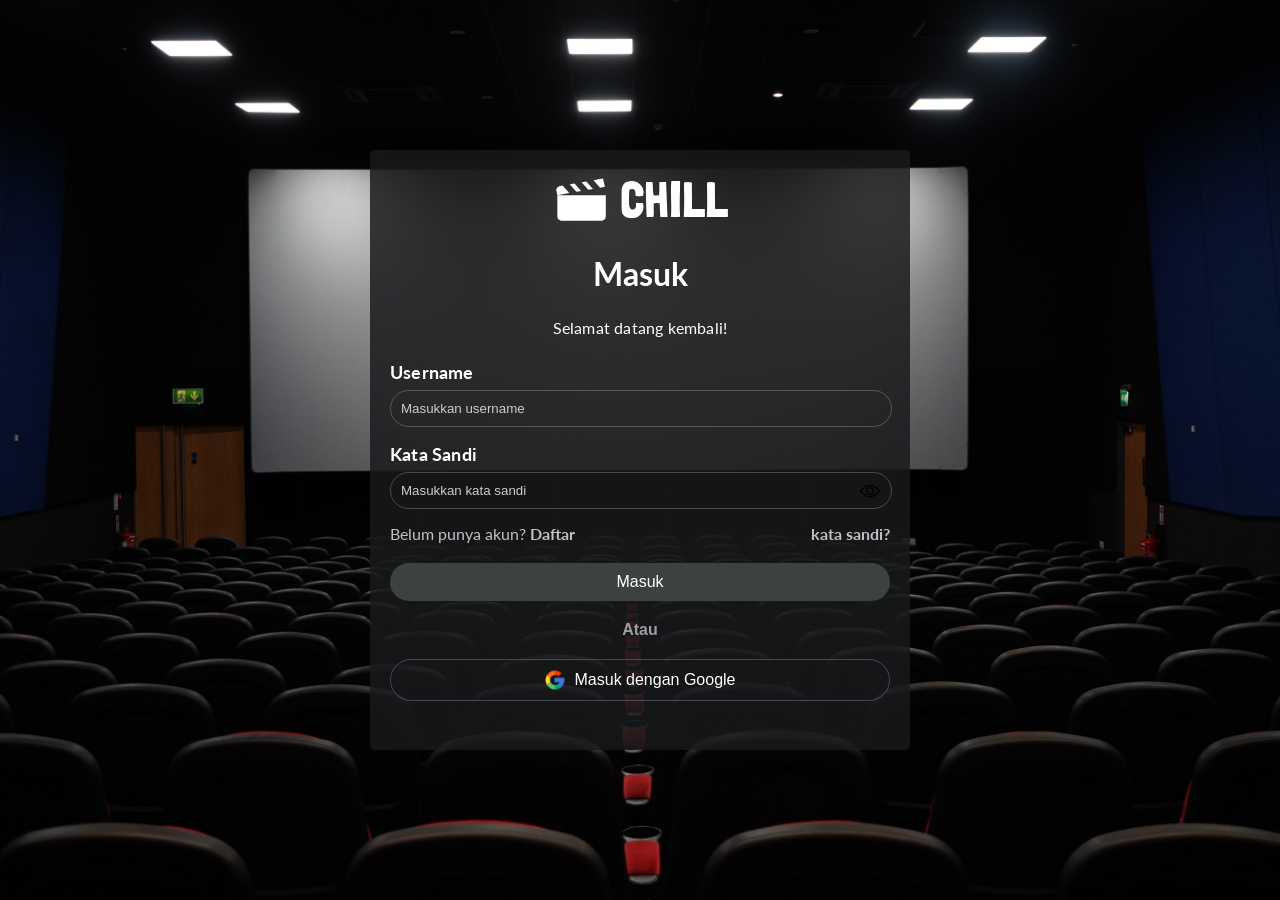
<file: index.html>
<!DOCTYPE html>
<html lang="en">
<head>
    <meta charset="UTF-8">
    <meta name="viewport" content="width=device-width, initial-scale=1.0">
    <title>Login - Chill</title>
    <link rel="stylesheet" href="loginpage.css">
    <script src="loginpage.js"></script> 
    <link href='https://fonts.googleapis.com/css?family=Lato' rel='stylesheet'>
    <link href='https://fonts.googleapis.com/css?family=Londrina+Solid' rel='stylesheet'>
</head>
<body>
    <div class="container">
        <div class="login-form">
            <div class="logo-container">
                <img src="assets/director-logo.svg" alt="Chill Logo">
                <h1>CHILL</h1>
            </div>
            <h2 class="title">Masuk</h2>
            <p>Selamat datang kembali!</p>
            <form>
                <div class="input-group">
                    <label for="username">Username</label>
                    <input type="text" id="username" placeholder="Masukkan username">
                </div>
                <div class="input-group">
                    <label for="password">Kata Sandi</label>
                    <div style="position: relative;">
                        <input type="password" id="password" placeholder="Masukkan kata sandi">
                        <img src="assets/img/eye-icon.png" class="toggle-password" alt="Toggle Password Visibility" onclick="togglePasswordVisibility()">
                    </div>
                </div>
                <div class="actions">
                    <a href="regisform.html">Belum punya akun? <span class="bold-text">Daftar</span></a>
                    <a href="#"><span class="forget-pass">kata sandi?</span></a>
                </div>
                <button type="submit">Masuk</button>
                <div class="or">Atau</div>
                <button type="button" class="google-login">
                    <img src="assets/img/google-logo.png" alt="Google Logo" class="google-logo">
                    Masuk dengan Google
                </button>
            </form>
        </div>
    </div>
</body>
</html>
</file>
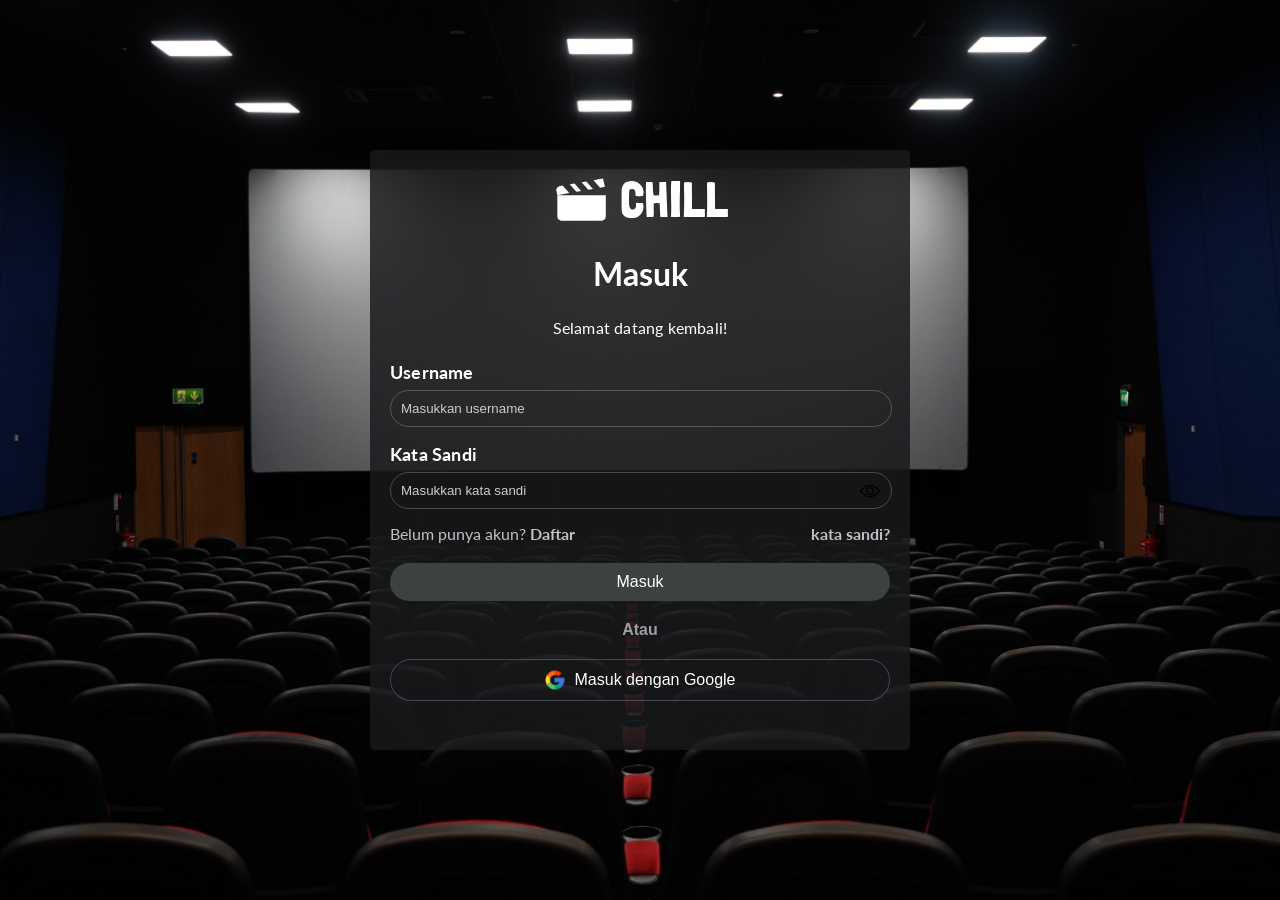
<file: 1_1_Login_Page_index.html>
<!DOCTYPE html>
<html lang="en">
<head>
    <meta charset="UTF-8">
    <meta name="viewport" content="width=device-width, initial-scale=1.0">
    <title>Login - Chill</title>
    <link rel="stylesheet" href="1_1_loginpage.css">
    <script src="1_1_loginpage.js"></script> 
    <link href='https://fonts.googleapis.com/css?family=Lato' rel='stylesheet'>
    <link href='https://fonts.googleapis.com/css?family=Londrina+Solid' rel='stylesheet'>
</head>
<body>
    <div class="container">
        <div class="login-form">
            <div class="logo-container">
                <img src="assets/director-logo.svg" alt="Chill Logo">
                <h1>CHILL</h1>
            </div>
            <h2 class="title">Masuk</h2>
            <p>Selamat datang kembali!</p>
            <form>
                <div class="input-group">
                    <label for="username">Username</label>
                    <input type="text" id="username" placeholder="Masukkan username">
                </div>
                <div class="input-group">
                    <label for="password">Kata Sandi</label>
                    <div style="position: relative;">
                        <input type="password" id="password" placeholder="Masukkan kata sandi">
                        <img src="assets/img/eye-icon.png" class="toggle-password" alt="Toggle Password Visibility" onclick="togglePasswordVisibility()">
                    </div>
                </div>
                <div class="actions">
                    <a href="regisform.html">Belum punya akun? <span class="bold-text">Daftar</span></a>
                    <a href="#"><span class="forget-pass">kata sandi?</span></a>
                </div>
                <button type="submit">Masuk</button>
                <div class="or">Atau</div>
                <button type="button" class="google-login">
                    <img src="assets/img/google-logo.png" alt="Google Logo" class="google-logo">
                    Masuk dengan Google
                </button>
            </form>
        </div>
    </div>
</body>
</html>
</file>
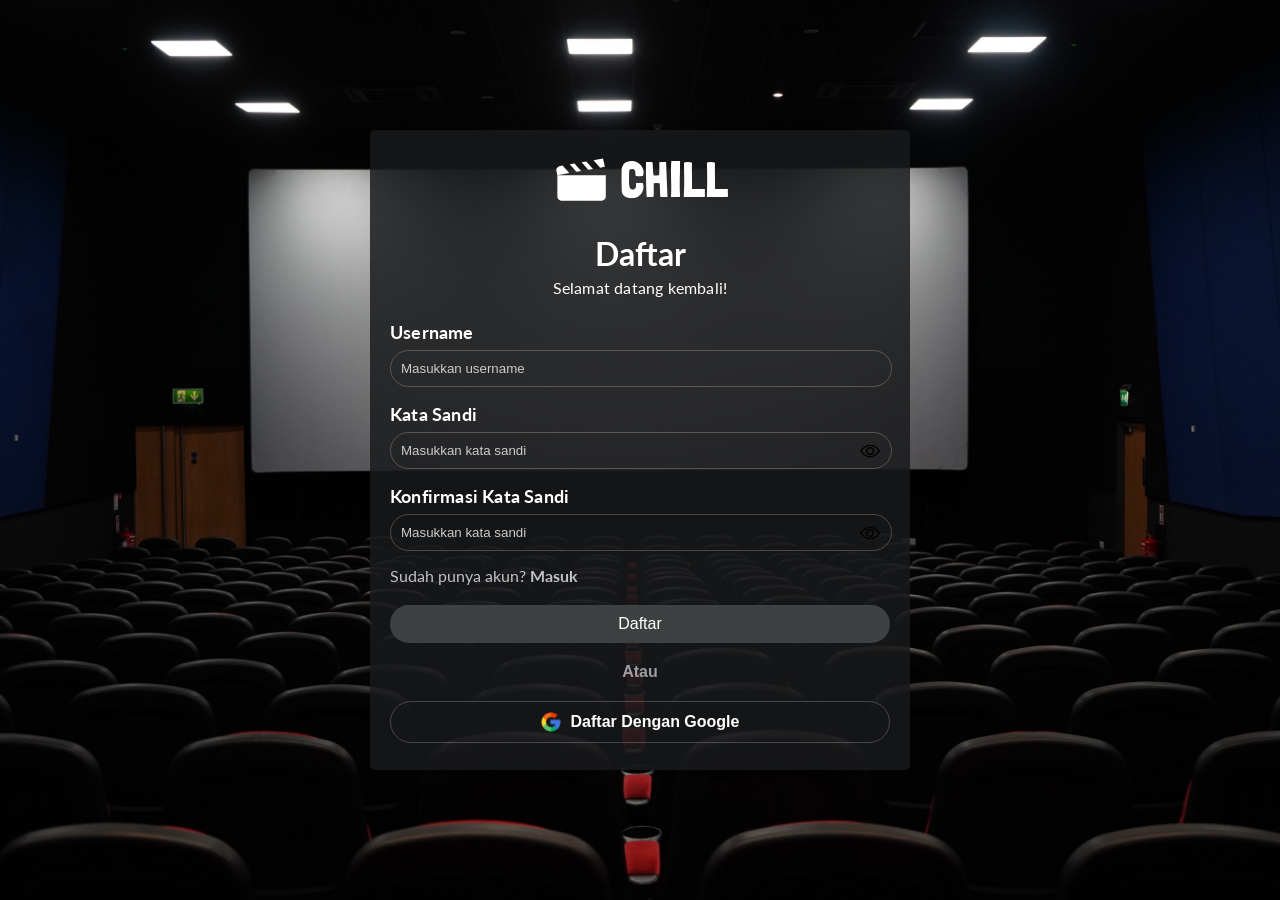
<file: 1_2_regisform.html>
<!DOCTYPE html>
<html lang="en">
<head>
    <meta charset="UTF-8">
    <meta name="viewport" content="width=device-width, initial-scale=1.0">
    <title>Login - Chill</title>
   
    <link rel="stylesheet" href="1_2_regisform.css">
    <script src="1_2_regisform.js"></script> 
    <link href='https://fonts.googleapis.com/css?family=Lato' rel='stylesheet'>
    <link href='https://fonts.googleapis.com/css?family=Londrina+Solid' rel='stylesheet'>
</head>
<body>
    <div class="container">
        <div class="login-form">
            <div class="logo-container">
                <img src="assets/director-logo.svg" alt="Chill Logo">
                <h1>CHILL</h1>
            </div>
            <h2 class="title">Daftar</h2>
            <p>Selamat datang kembali!</p>
            <form>
                <div class="input-group">
                    <label for="username">Username</label>
                    <input type="text" id="username" placeholder="Masukkan username">
                </div>
                <div class="input-group">
                    <label for="password">Kata Sandi</label>
                    <div class="password-wrapper" style="position: relative;">
                        <input type="password" id="password" placeholder="Masukkan kata sandi">
                        <img src="assets/img/eye-icon.png" class="toggle-password" alt="Toggle Password Visibility" onclick="togglePasswordVisibility('password')">
                    </div>
                </div>
                <div class="input-group">
                    <label for="confirm-password">Konfirmasi Kata Sandi</label>
                    <div class="password-wrapper" style="position: relative;">
                        <input type="password" id="confirm-password" placeholder="Masukkan kata sandi">
                        <img src="assets/img/eye-icon.png" class="toggle-password" alt="Toggle Password Visibility" onclick="togglePasswordVisibility('confirm-password')">
                    </div>
                </div>
                <div class="actions">
                    <a href="index.html">Sudah punya akun? <span class="bold-text">Masuk</span></a>
                </div>
                <button type="submit">Daftar</button>
                <div class="or">Atau</div>
                <button type="button" class="google-login">
                    <img src="assets/img/google-logo.png" alt="Google Logo" class="google-logo">
                    Daftar Dengan Google
                </button>
            </form>
        </div>
    </div>
</body>
</html>
</file>
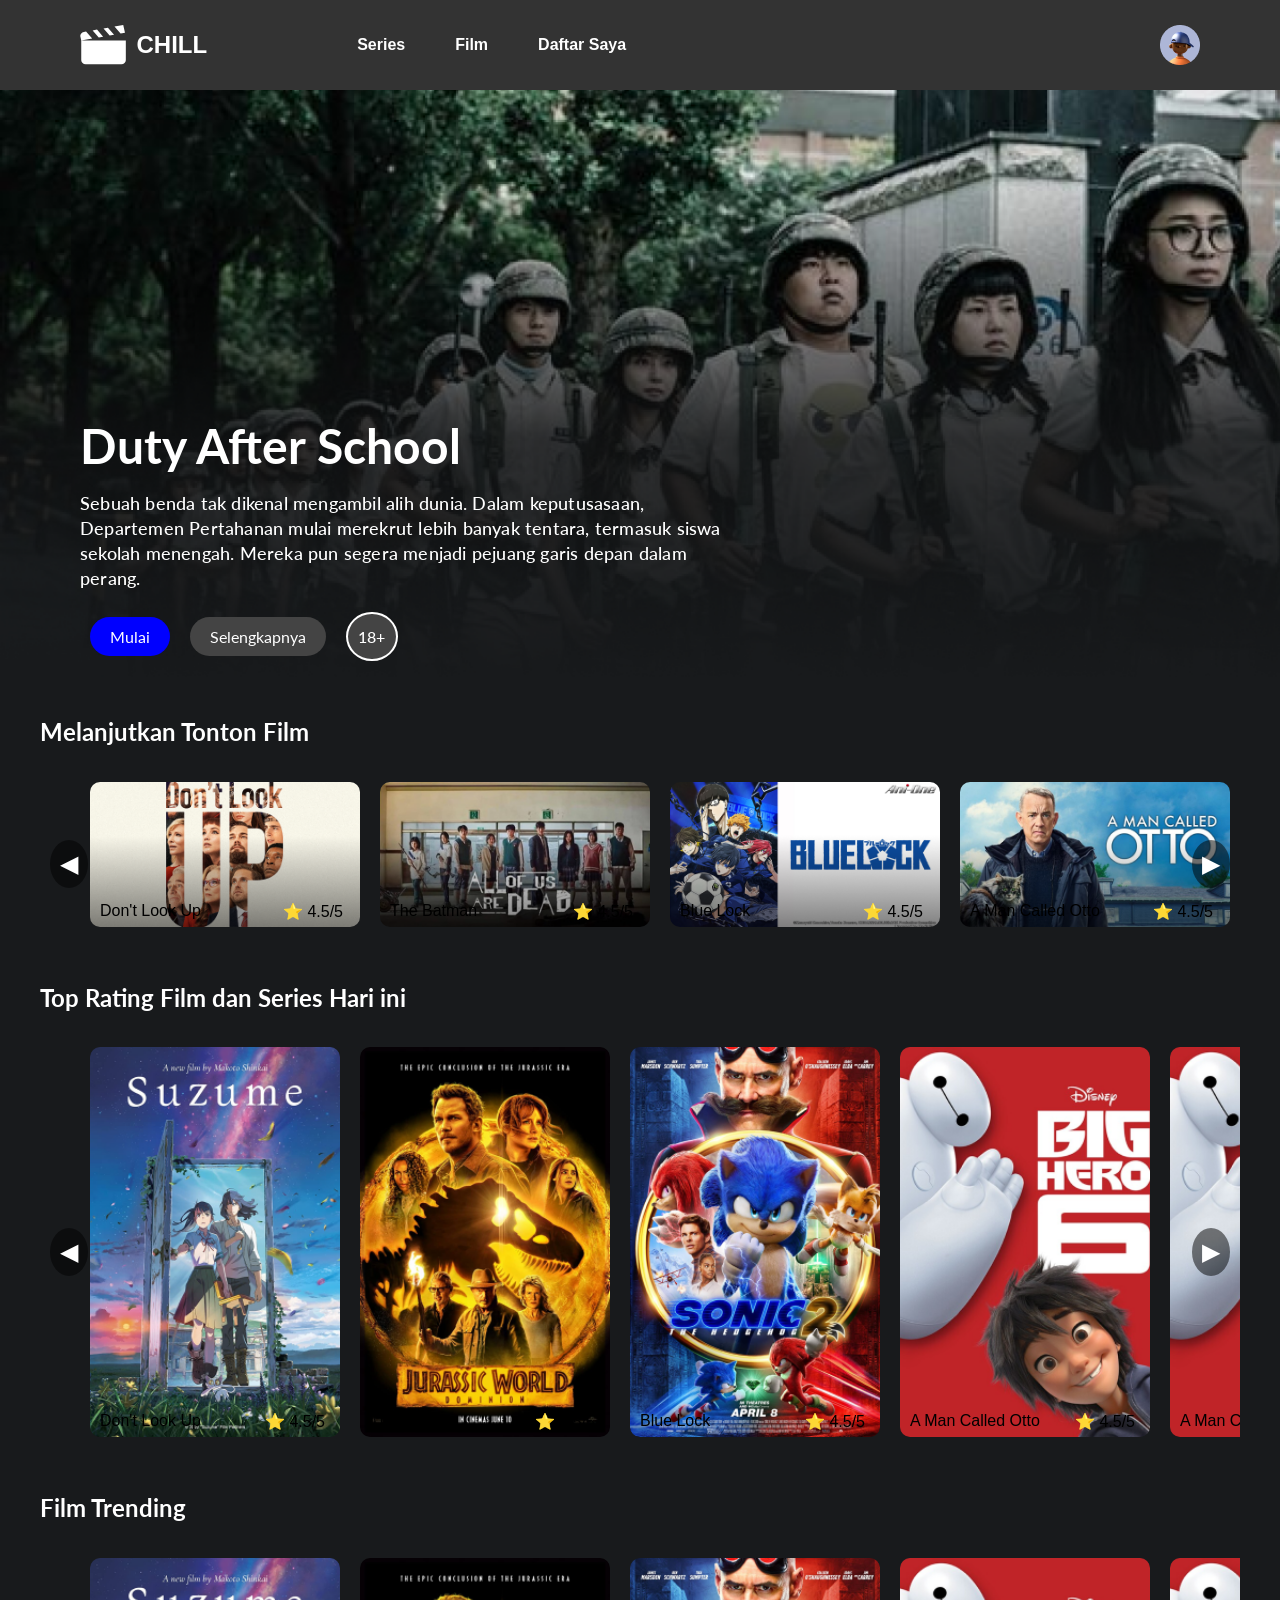
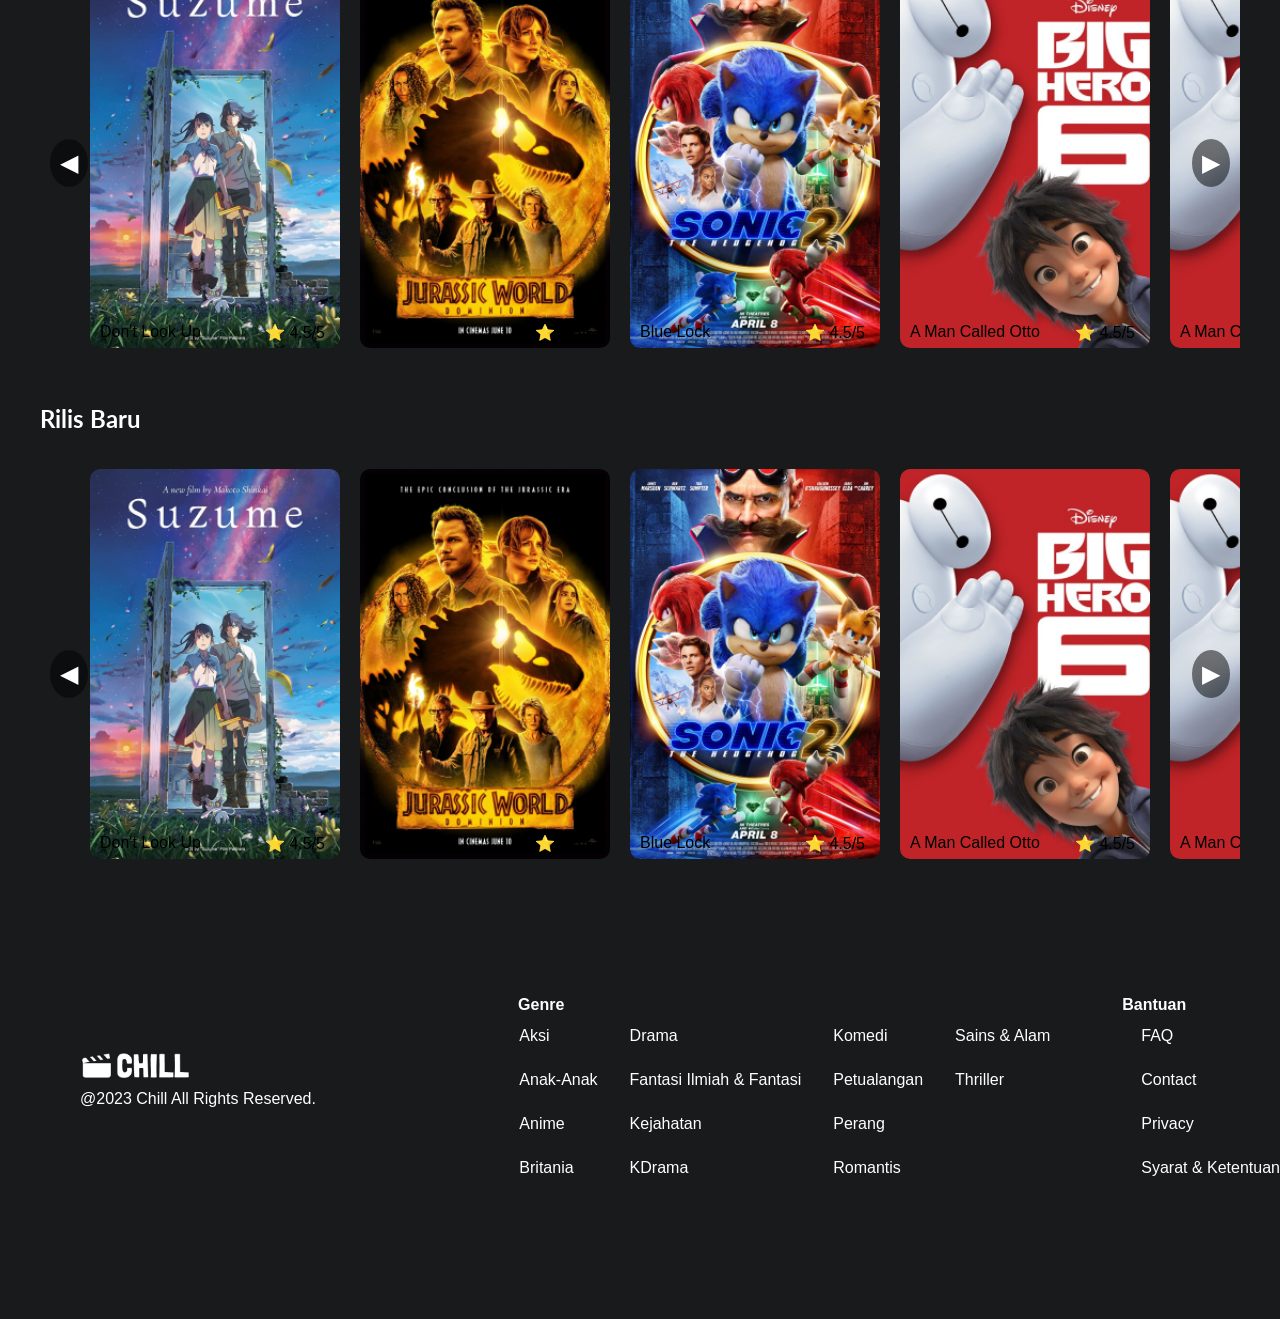
<file: 2_1_beranda.html>
<!DOCTYPE html>
<html lang="en">
<head>
    <meta charset="UTF-8">
    <meta name="viewport" content="width=device-width, initial-scale=1.0">
    <title>Halaman Series</title>
    <link rel="stylesheet" href="2_1_beranda.css">
    <link href='https://fonts.googleapis.com/css?family=Lato' rel='stylesheet'>
    <link href='https://fonts.googleapis.com/css?family=Londrina+Solid' rel='stylesheet'>
    <script src="https://ajax.googleapis.com/ajax/libs/jquery/3.6.0/jquery.min.js"></script>
    <script src="2_1_beranda.js"></script>
    <script src="2_2_beranda.js"></script>

    
</head>

<body>
    <header>
        <nav>
            <div class="nav-container">
                <div class="left-section">
                    <div class="logo">
                        <img src="assets/director-logo.svg" alt="Chill Logo">
                        <h1>CHILL</h1>
                    </div>
                    <ul id="navbar">
                        <li class="lih"><a href="default.asp" class="active">Series</a></li>
                        <li class="lih"><a href="film.asp">Film</a></li>
                        <li class="lih"><a href="daftar-saya.asp">Daftar Saya</a></li>
                    </ul>
                </div>
                <div class="profile">
                    <img src="assets/user-profile.png" alt="User Profile" class="profile-icon">
                    <div class="dropdown">
                        <a href="profile.asp">Profil Saya</a>
                        <a href="settings.asp">Ubah Premium</a>
                        <a href="index.html">Keluar</a>
                    </div>
                </div>
            </div>
        </nav>
    </header>

    <div class="container-main-topic">
        <img src="assets/img/dutyafterschool.png" alt="Snow" class="responsive-img">
        <div class="container-main-text">
            <div class="genre-dropdown">
                <button class="genre-button">Genre &#9662;</button>
                <div class="genre-content">
                    <div class="genre-column">
                        <a href="#" id="aksi-link">Aksi</a>
                        <a href="#">Anak-anak</a>
                        <a href="#">Anime</a>
                        <a href="#">Britania</a>
                        <a href="#">Drama</a>
                        <a href="#">Fantasi Ilmiah & Fantasi</a>
                        <a href="#">Kejahatan</a>
                    </div>
                    <div class="genre-column" id="aksi-content">
                        <a href="#">KDrama</a>
                        <a href="#">Komedi</a>
                        <a href="#">Petualangan</a>
                        <a href="#">Perang</a>
                        <a href="#">Romantis</a>
                        <a href="#">Sains & Alam</a>
                        <a href="#">Thriller</a>
                    </div>
                </div>
            </div>
            <div class="das">Duty After School</div>
            <br>
            <div class="text-des">
                Sebuah benda tak dikenal mengambil alih dunia. Dalam keputusasaan, Departemen Pertahanan mulai merekrut lebih banyak tentara, termasuk siswa sekolah menengah. Mereka pun segera menjadi pejuang garis depan dalam perang.
                <div class="action-buttons">
                    <button class="start-button">Mulai</button>
                    <button class="more-info-button">Selengkapnya</button>
                    <div class="age-rating">18+</div>
                    <button class="sound-button" id="sound-button">
                        <img src="assets/sound-icon.png" alt="Sound Icon" class="sound-icon" id="sound-icon">
                    </button>
                </div>
            </div>
        </div>
    </div>

    <div class="carousel-container">
        <div class="lanjut-nonton">
            <h2>Melanjutkan Tonton Film</h2>
        </div>
        <div class="carousel">
            <button class="carousel-button left prevBtn">&#9664;</button>
            <div class="carousel-track-container">
                <ul class="carousel-track">
                    <li class="carousel-slide current-slide">
                        <img class="img1" src="assets/1-DontLookUp.png" alt="Don't Look Up">
                        <div class="rating-content">
                            <p>Don't Look Up</p>
                            <p>⭐ 4.5/5</p>
                        </div>
                    </li>
                    <li class="carousel-slide">
                        <img src="assets/2-TheBatman.png" alt="The Batman">
                        <div class="rating-content">
                            <p>The Batman</p>
                            <p>⭐ 4.5/5</p>
                        </div>
                    </li>
                    <li class="carousel-slide">
                        <img src="assets/3-Bluelock.png" alt="Blue Lock">
                        <div class="rating-content">
                            <p>Blue Lock</p>
                            <p>⭐ 4.5/5</p>
                        </div>
                    </li>
                    <li class="carousel-slide">
                        <img src="assets/4-Otto.png" alt="A Man Called Otto">
                        <div class="rating-content">
                            <p>A Man Called Otto</p>
                            <p>⭐ 4.5/5</p>
                        </div>
                    </li>
                </ul>
            </div>
            <button class="carousel-button right nextBtn">&#9654;</button>
        </div>

        <!-- Top Rating Film dan Series Hari ini -->
        <div class="lanjut-nonton">
            <h2>Top Rating Film dan Series Hari ini</h2>
        </div>
        <div class="carousel">
            <button class="carousel-button left prevBtn">&#9664;</button>
            <div class="carousel-track-container">
                <ul class="carousel-track">
                    <li class="carousel-slide current-slide">
                        <img class="img1" src="assets/5-Suzume.png" alt="Don't Look Up">
                        <div class="rating-content">
                            <p>Don't Look Up</p>
                            <p>⭐ 4.5/5</p>
                        </div>
                    </li>
                    <li class="carousel-slide">
                        <img src="assets/6-JurrassicWorld.png" alt="The Batman">
                        <div class="rating-content">
                            <p>The Batman</p>
                            <p>⭐ 4.5/5</p>
                        </div>
                    </li>
                    <li class="carousel-slide">
                        <img src="assets/7-Sonic2.png" alt="Blue Lock">
                        <div class="rating-content">
                            <p>Blue Lock</p>
                            <p>⭐ 4.5/5</p>
                        </div>
                    </li>
                    <li class="carousel-slide">
                        <img src="assets/8-BigHero6.png" alt="A Man Called Otto">
                        <div class="rating-content">
                            <p>A Man Called Otto</p>
                            <p>⭐ 4.5/5</p>
                        </div>
                    </li>
                    <li class="carousel-slide">
                        <img src="assets/8-BigHero6.png" alt="A Man Called Otto">
                        <div class="rating-content">
                            <p>A Man Called Otto</p>
                            <p>⭐ 4.5/5</p>
                        </div>
                    </li>
                </ul>
            </div>
            <button class="carousel-button right nextBtn">&#9654;</button>
        </div>

        <!-- Film Trending -->
        <div class="lanjut-nonton">
            <h2>Film Trending</h2>
        </div>
        <div class="carousel">
            <button class="carousel-button left prevBtn">&#9664;</button>
            <div class="carousel-track-container">
                <ul class="carousel-track">
                    <li class="carousel-slide current-slide">
                        <img class="img1" src="assets/5-Suzume.png" alt="Don't Look Up">
                        <div class="rating-content">
                            <p>Don't Look Up</p>
                            <p>⭐ 4.5/5</p>
                        </div>
                    </li>
                    <li class="carousel-slide">
                        <img src="assets/6-JurrassicWorld.png" alt="The Batman">
                        <div class="rating-content">
                            <p>The Batman</p>
                            <p>⭐ 4.5/5</p>
                        </div>
                    </li>
                    <li class="carousel-slide">
                        <img src="assets/7-Sonic2.png" alt="Blue Lock">
                        <div class="rating-content">
                            <p>Blue Lock</p>
                            <p>⭐ 4.5/5</p>
                        </div>
                    </li>
                    <li class="carousel-slide">
                        <img src="assets/8-BigHero6.png" alt="A Man Called Otto">
                        <div class="rating-content">
                            <p>A Man Called Otto</p>
                            <p>⭐ 4.5/5</p>
                        </div>
                    </li>
                    <li class="carousel-slide">
                        <img src="assets/8-BigHero6.png" alt="A Man Called Otto">
                        <div class="rating-content">
                            <p>A Man Called Otto</p>
                            <p>⭐ 4.5/5</p>
                        </div>
                    </li>
                </ul>
            </div>
            <button class="carousel-button right nextBtn">&#9654;</button>
        </div>

        <div class="lanjut-nonton">
            <h2>Rilis Baru</h2>
        </div>
        <div class="carousel">
            <button class="carousel-button left prevBtn">&#9664;</button>
            <div class="carousel-track-container">
                <ul class="carousel-track">
                    <li class="carousel-slide current-slide">
                        <img class="img1" src="assets/5-Suzume.png" alt="Don't Look Up">
                        <div class="rating-content">
                            <p>Don't Look Up</p>
                            <p>⭐ 4.5/5</p>
                        </div>
                    </li>
                    <li class="carousel-slide">
                        <img src="assets/6-JurrassicWorld.png" alt="The Batman">
                        <div class="rating-content">
                            <p>The Batman</p>
                            <p>⭐ 4.5/5</p>
                        </div>
                    </li>
                    <li class="carousel-slide">
                        <img src="assets/7-Sonic2.png" alt="Blue Lock">
                        <div class="rating-content">
                            <p>Blue Lock</p>
                            <p>⭐ 4.5/5</p>
                        </div>
                    </li>
                    <li class="carousel-slide">
                        <img src="assets/8-BigHero6.png" alt="A Man Called Otto">
                        <div class="rating-content">
                            <p>A Man Called Otto</p>
                            <p>⭐ 4.5/5</p>
                        </div>
                    </li>
                    <li class="carousel-slide">
                        <img src="assets/8-BigHero6.png" alt="A Man Called Otto">
                        <div class="rating-content">
                            <p>A Man Called Otto</p>
                            <p>⭐ 4.5/5</p>
                        </div>
                    </li>
                </ul>
            </div>
            <button class="carousel-button right nextBtn">&#9654;</button>
        </div>
    </div>

    <footer>
        <div class="container-footer">
            <div class="container-footer-main">
                <div class="chil-footer">
                    <img src="assets/Logo.png">
                    <p>@2023 Chill All Rights Reserved.</p>
                </div>
                <div class="Genre">
                    <div class="information-footer">
                        <div class="genre"><h4>Genre</h4></div>
                        <ul>
                            <br><br>
                            <li><a href="#">Aksi</a></li><br>
                            <li><a href="#">Anak-Anak</a></li><br>
                            <li><a href="#">Anime</a></li><br>
                            <li><a href="#">Britania</a></li><br>
                        </ul>
                        <ul>
                            <br><br>
                            <li><a href="#">Drama</a></li><br>
                            <li><a href="#">Fantasi Ilmiah & Fantasi</a></li><br>
                            <li><a href="#">Kejahatan</a></li><br>
                            <li><a href="#">KDrama</a></li><br>
                        </ul>
                        <ul>
                            <br><br>
                            <li><a href="#">Komedi</a></li><br>
                            <li><a href="#">Petualangan</a></li><br>
                            <li><a href="#">Perang</a></li><br>
                            <li><a href="#">Romantis</a></li><br>
                        </ul>
                        <ul>
                            <br><br>
                            <li><a href="#">Sains & Alam</a></li><br>
                            <li><a href="#">Thriller</a></li><br>
                        </ul>
                        <div class="genre"><h4>Bantuan</h4></div>
                        <ul>
                            <br><br>
                            <li><a href="#">FAQ</a></li><br>
                            <li><a href="#">Contact</a></li><br>
                            <li><a href="#">Privacy</a></li><br>
                            <li><a href="#">Syarat & Ketentuan</a></li><br>
                        </ul>
                    </div>
                </div>
            </div>
        </div>
    </footer>
</body>
</html>
</file>
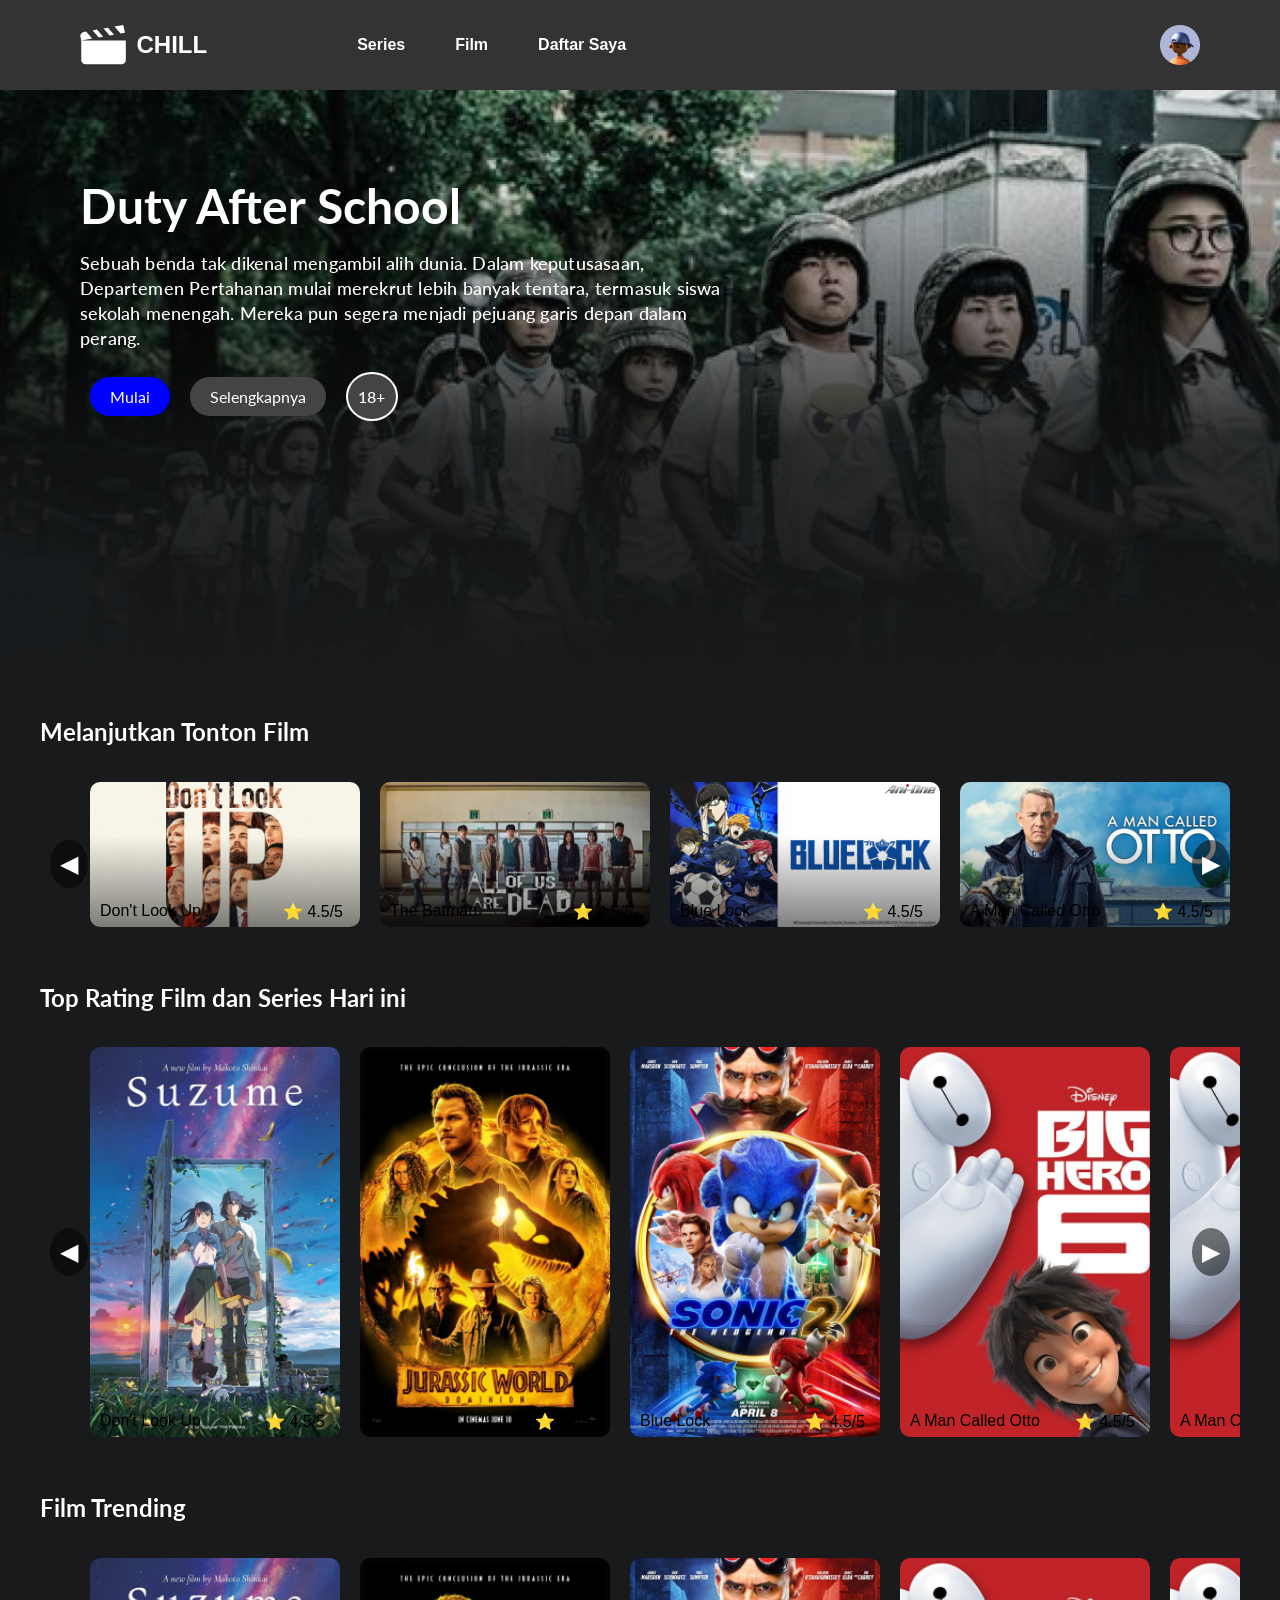
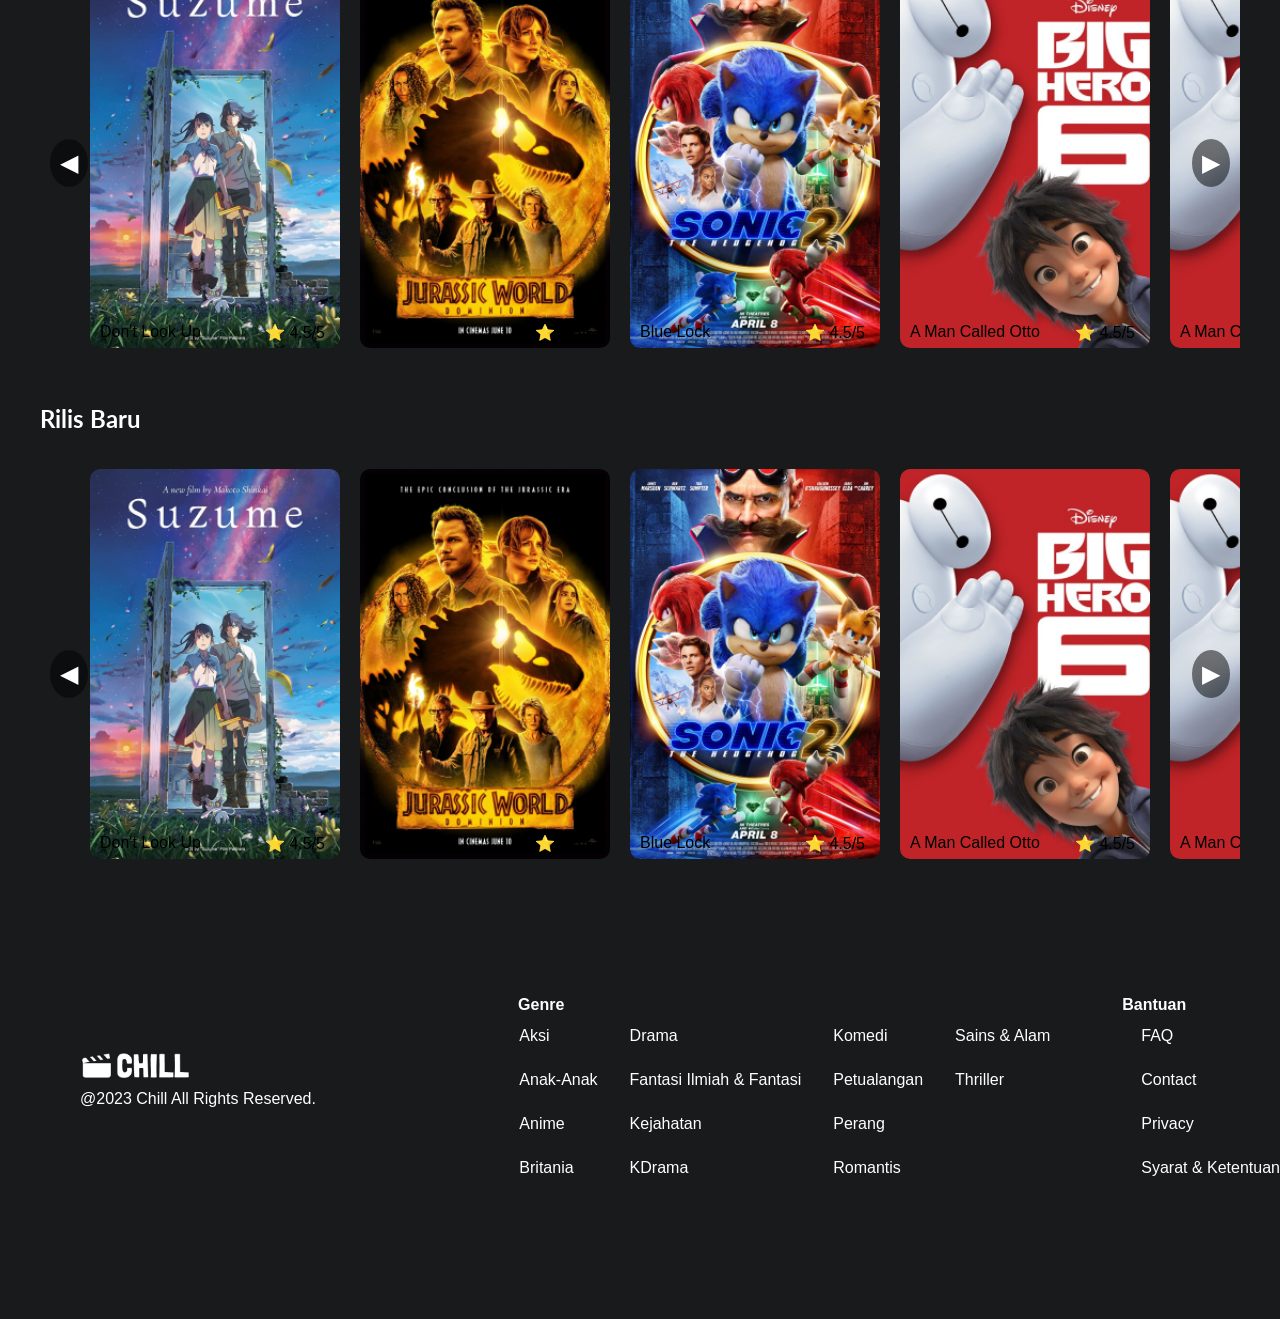
<file: 4_Halaman_Series_Genre.html>
<!DOCTYPE html>
<html lang="en">
<head>
    <meta charset="UTF-8">
    <meta name="viewport" content="width=device-width, initial-scale=1.0">
    <title>Halaman Series</title>
    <link rel="stylesheet" href="2_1_beranda.css">
   
    <link rel="stylesheet" href="4_Halaman_Series_Genre.css">
    <link href='https://fonts.googleapis.com/css?family=Lato' rel='stylesheet'>
    <link href='https://fonts.googleapis.com/css?family=Londrina+Solid' rel='stylesheet'>
    <script src="https://ajax.googleapis.com/ajax/libs/jquery/3.6.0/jquery.min.js"></script>
    <script src="2_1_beranda.js"></script>
    <script src="2_2_beranda.js"></script>

    <script src="4_Halaman_Series_Genre.js"></script>
</head>

<body>
    <header>
        <nav>
            <div class="nav-container">
                <div class="left-section">
                    <div class="logo">
                        <img src="assets/director-logo.svg" alt="Chill Logo">
                        <h1>CHILL</h1>
                    </div>
                    <ul id="navbar">
                        <li class="lih"><a href="default.asp" class="active">Series</a></li>
                        <li class="lih"><a href="film.asp">Film</a></li>
                        <li class="lih"><a href="daftar-saya.asp">Daftar Saya</a></li>
                    </ul>
                </div>
                <div class="profile">
                    <img src="assets/user-profile.png" alt="User Profile" class="profile-icon">
                    <div class="dropdown">
                        <a href="profile.asp">Profil Saya</a>
                        <a href="settings.asp">Ubah Premium</a>
                        <a href="index.html">Keluar</a>
                    </div>
                </div>
            </div>
        </nav>
    </header>

    <div class="container-main-topic">
        <img src="assets/img/dutyafterschool.png" alt="Snow" class="responsive-img">
        <div class="container-main-text">
            <div class="genre-dropdown">
                <button class="genre-button">Genre &#9662;</button>
                <div class="genre-content">
                    <div class="genre-column">
                        <a href="#" id="aksi-link">Aksi</a>
                        <a href="#">Anak-anak</a>
                        <a href="#">Anime</a>
                        <a href="#">Britania</a>
                        <a href="#">Drama</a>
                        <a href="#">Fantasi Ilmiah & Fantasi</a>
                        <a href="#">Kejahatan</a>
                    </div>
                    <div class="genre-column" id="aksi-content">
                        <a href="#">KDrama</a>
                        <a href="#">Komedi</a>
                        <a href="#">Petualangan</a>
                        <a href="#">Perang</a>
                        <a href="#">Romantis</a>
                        <a href="#">Sains & Alam</a>
                        <a href="#">Thriller</a>
                    </div>
                </div>
            </div>
            <div class="das">Duty After School</div>
            <br>
            <div class="text-des">
                Sebuah benda tak dikenal mengambil alih dunia. Dalam keputusasaan, Departemen Pertahanan mulai merekrut lebih banyak tentara, termasuk siswa sekolah menengah. Mereka pun segera menjadi pejuang garis depan dalam perang.
                <div class="action-buttons">
                    <button class="start-button">Mulai</button>
                    <button class="more-info-button">Selengkapnya</button>
                    <div class="age-rating">18+</div>
                    <button class="sound-button" id="sound-button">
                        <img src="assets/sound-icon.png" alt="Sound Icon" class="sound-icon" id="sound-icon">
                    </button>
                </div>
            </div>
        </div>
    </div>

    <div class="carousel-container">
        <div class="lanjut-nonton">
            <h2>Melanjutkan Tonton Film</h2>
        </div>
        <div class="carousel">
            <button class="carousel-button left prevBtn">&#9664;</button>
            <div class="carousel-track-container">
                <ul class="carousel-track">
                    <li class="carousel-slide current-slide">
                        <img class="img1" src="assets/1-DontLookUp.png" alt="Don't Look Up">
                        <div class="rating-content">
                            <p>Don't Look Up</p>
                            <p>⭐ 4.5/5</p>
                        </div>
                    </li>
                    <li class="carousel-slide">
                        <img src="assets/2-TheBatman.png" alt="The Batman">
                        <div class="rating-content">
                            <p>The Batman</p>
                            <p>⭐ 4.5/5</p>
                        </div>
                    </li>
                    <li class="carousel-slide">
                        <img src="assets/3-Bluelock.png" alt="Blue Lock">
                        <div class="rating-content">
                            <p>Blue Lock</p>
                            <p>⭐ 4.5/5</p>
                        </div>
                    </li>
                    <li class="carousel-slide">
                        <img src="assets/4-Otto.png" alt="A Man Called Otto">
                        <div class="rating-content">
                            <p>A Man Called Otto</p>
                            <p>⭐ 4.5/5</p>
                        </div>
                    </li>
                </ul>
            </div>
            <button class="carousel-button right nextBtn">&#9654;</button>
        </div>

        <!-- Top Rating Film dan Series Hari ini -->
        <div class="lanjut-nonton">
            <h2>Top Rating Film dan Series Hari ini</h2>
        </div>
        <div class="carousel">
            <button class="carousel-button left prevBtn">&#9664;</button>
            <div class="carousel-track-container">
                <ul class="carousel-track">
                    <li class="carousel-slide current-slide">
                        <img class="img1" src="assets/5-Suzume.png" alt="Don't Look Up">
                        <div class="rating-content">
                            <p>Don't Look Up</p>
                            <p>⭐ 4.5/5</p>
                        </div>
                    </li>
                    <li class="carousel-slide">
                        <img src="assets/6-JurrassicWorld.png" alt="The Batman">
                        <div class="rating-content">
                            <p>The Batman</p>
                            <p>⭐ 4.5/5</p>
                        </div>
                    </li>
                    <li class="carousel-slide">
                        <img src="assets/7-Sonic2.png" alt="Blue Lock">
                        <div class="rating-content">
                            <p>Blue Lock</p>
                            <p>⭐ 4.5/5</p>
                        </div>
                    </li>
                    <li class="carousel-slide">
                        <img src="assets/8-BigHero6.png" alt="A Man Called Otto">
                        <div class="rating-content">
                            <p>A Man Called Otto</p>
                            <p>⭐ 4.5/5</p>
                        </div>
                    </li>
                    <li class="carousel-slide">
                        <img src="assets/8-BigHero6.png" alt="A Man Called Otto">
                        <div class="rating-content">
                            <p>A Man Called Otto</p>
                            <p>⭐ 4.5/5</p>
                        </div>
                    </li>
                </ul>
            </div>
            <button class="carousel-button right nextBtn">&#9654;</button>
        </div>

        <!-- Film Trending -->
        <div class="lanjut-nonton">
            <h2>Film Trending</h2>
        </div>
        <div class="carousel">
            <button class="carousel-button left prevBtn">&#9664;</button>
            <div class="carousel-track-container">
                <ul class="carousel-track">
                    <li class="carousel-slide current-slide">
                        <img class="img1" src="assets/5-Suzume.png" alt="Don't Look Up">
                        <div class="rating-content">
                            <p>Don't Look Up</p>
                            <p>⭐ 4.5/5</p>
                        </div>
                    </li>
                    <li class="carousel-slide">
                        <img src="assets/6-JurrassicWorld.png" alt="The Batman">
                        <div class="rating-content">
                            <p>The Batman</p>
                            <p>⭐ 4.5/5</p>
                        </div>
                    </li>
                    <li class="carousel-slide">
                        <img src="assets/7-Sonic2.png" alt="Blue Lock">
                        <div class="rating-content">
                            <p>Blue Lock</p>
                            <p>⭐ 4.5/5</p>
                        </div>
                    </li>
                    <li class="carousel-slide">
                        <img src="assets/8-BigHero6.png" alt="A Man Called Otto">
                        <div class="rating-content">
                            <p>A Man Called Otto</p>
                            <p>⭐ 4.5/5</p>
                        </div>
                    </li>
                    <li class="carousel-slide">
                        <img src="assets/8-BigHero6.png" alt="A Man Called Otto">
                        <div class="rating-content">
                            <p>A Man Called Otto</p>
                            <p>⭐ 4.5/5</p>
                        </div>
                    </li>
                </ul>
            </div>
            <button class="carousel-button right nextBtn">&#9654;</button>
        </div>

        <div class="lanjut-nonton">
            <h2>Rilis Baru</h2>
        </div>
        <div class="carousel">
            <button class="carousel-button left prevBtn">&#9664;</button>
            <div class="carousel-track-container">
                <ul class="carousel-track">
                    <li class="carousel-slide current-slide">
                        <img class="img1" src="assets/5-Suzume.png" alt="Don't Look Up">
                        <div class="rating-content">
                            <p>Don't Look Up</p>
                            <p>⭐ 4.5/5</p>
                        </div>
                    </li>
                    <li class="carousel-slide">
                        <img src="assets/6-JurrassicWorld.png" alt="The Batman">
                        <div class="rating-content">
                            <p>The Batman</p>
                            <p>⭐ 4.5/5</p>
                        </div>
                    </li>
                    <li class="carousel-slide">
                        <img src="assets/7-Sonic2.png" alt="Blue Lock">
                        <div class="rating-content">
                            <p>Blue Lock</p>
                            <p>⭐ 4.5/5</p>
                        </div>
                    </li>
                    <li class="carousel-slide">
                        <img src="assets/8-BigHero6.png" alt="A Man Called Otto">
                        <div class="rating-content">
                            <p>A Man Called Otto</p>
                            <p>⭐ 4.5/5</p>
                        </div>
                    </li>
                    <li class="carousel-slide">
                        <img src="assets/8-BigHero6.png" alt="A Man Called Otto">
                        <div class="rating-content">
                            <p>A Man Called Otto</p>
                            <p>⭐ 4.5/5</p>
                        </div>
                    </li>
                </ul>
            </div>
            <button class="carousel-button right nextBtn">&#9654;</button>
        </div>
    </div>

    <footer>
        <div class="container-footer">
            <div class="container-footer-main">
                <div class="chil-footer">
                    <img src="assets/Logo.png">
                    <p>@2023 Chill All Rights Reserved.</p>
                </div>
                <div class="Genre">
                    <div class="information-footer">
                        <div class="genre"><h4>Genre</h4></div>
                        <ul>
                            <br><br>
                            <li><a href="#">Aksi</a></li><br>
                            <li><a href="#">Anak-Anak</a></li><br>
                            <li><a href="#">Anime</a></li><br>
                            <li><a href="#">Britania</a></li><br>
                        </ul>
                        <ul>
                            <br><br>
                            <li><a href="#">Drama</a></li><br>
                            <li><a href="#">Fantasi Ilmiah & Fantasi</a></li><br>
                            <li><a href="#">Kejahatan</a></li><br>
                            <li><a href="#">KDrama</a></li><br>
                        </ul>
                        <ul>
                            <br><br>
                            <li><a href="#">Komedi</a></li><br>
                            <li><a href="#">Petualangan</a></li><br>
                            <li><a href="#">Perang</a></li><br>
                            <li><a href="#">Romantis</a></li><br>
                        </ul>
                        <ul>
                            <br><br>
                            <li><a href="#">Sains & Alam</a></li><br>
                            <li><a href="#">Thriller</a></li><br>
                        </ul>
                        <div class="genre"><h4>Bantuan</h4></div>
                        <ul>
                            <br><br>
                            <li><a href="#">FAQ</a></li><br>
                            <li><a href="#">Contact</a></li><br>
                            <li><a href="#">Privacy</a></li><br>
                            <li><a href="#">Syarat & Ketentuan</a></li><br>
                        </ul>
                    </div>
                </div>
            </div>
        </div>
    </footer>
</body>
</html>
</file>
<file: loginpage.css>
body {
    margin: 0;
    font-family: Arial, sans-serif;
    background: url('assets/img/responsive_daftar.jpg') no-repeat center center fixed;
    background-size: cover;
    display: flex;
    justify-content: center;
    align-items: center;
    padding: 181px 455px 180px 456px;
    width: 100%;
    opacity: 1;
}

.container {
    padding: 10px;
    position: absolute;
    top: 50%;
    left: 50%;
    transform: translate(-50%, -50%);
}

.login-form {
    background: #181A1CD6;
    padding: 20px;
    border-radius: 5px;
    text-align: center;
    width: 500px;
    height: 560px;
}

.logo-container {
    display: flex;
    align-items: center;
    justify-content: center;
    margin-bottom: 10px;
}

.logo-container img {
    margin-right: 10px;
    width: 50px;
    height: 44px;
    padding: 4px 4.17px 3.67px 3.27px;
    gap: 0px;
    opacity: 0px;
}

.logo-container h1 {
    font-family: 'Londrina Solid', sans-serif;
    font-size: 50px;
    font-weight: 400;
    margin: 0;
    color: #FFFFFF;
}

.title {
    color: #FFFFFF;
    font-family: 'Lato';
    font-size: 32px;
    font-weight: 700;
    line-height: 35.2px;
    text-align: center;
    
}

p {
    margin-bottom: 20px;
    color: #FFFFFF;
font-family: 'Lato';
font-size: 16px;
font-weight: 400;
line-height: 22.4px;
letter-spacing: 0.20000000298023224px;
text-align: center;

}

.input-group {
    margin-bottom: 15px;
    text-align: left;
    color: #FFFFFF;
font-family: 'Lato';
font-size: 18px;
font-weight: 500;
line-height: 25.2px;
letter-spacing: 0.20000000298023224px;


}








.input-group label {
    display: block;
    margin-bottom: 5px;
    font-weight: bold;
}

.input-group input {
    width: calc(100% - 20px);
    padding: 10px;
    border: 1px solid #fcf2e33b;
    border-radius: 24px;
    background-color: transparent; /* Makes the background transparent */
    color: #FFFFFF; /* Sets the text color to white for readability */
    outline: none; /* Removes the default outline */
    box-shadow: none; /* Removes any box shadow that may be used for focus indication */


/* padding: 14px 20px 14px 20px;
gap: 10px;
border-radius: 24px 0px 0px 0px;
border: 1px 0px 0px 0px;
opacity: 0px; */

    
}

.input-group input:focus {
    outline: none;
    box-shadow: none;
}

.input-group input::placeholder {
    color: #CCCCCC; /* Sets the placeholder text color to a light gray */
}

.actions {
    display: flex;
    justify-content: space-between;
    margin-bottom: 20px;
}

.bold-text {
    font-weight: bold;
}

.forget-pass{
    font-family: Lato;
    font-weight: bold;
}

.actions a {
    color: #C1C2C4;
    text-decoration: none;
    font-family: Lato;


}

button {
    width: 100%;
    padding: 10px;
    border: none;
    border-radius: 24px;
    background-color: #3D4142;
    color: white;
    font-size: 16px;
    cursor: pointer;
}

.toggle-password {
    position: absolute;
    right: 10px;
    top: 50%;
    transform: translateY(-50%);
    cursor: pointer;
    width: 20px;
    height: 20px;
}

button.google-login {
    background-color: transparent;
    border: 1px solid #E7E3FC3B; /* Adjust the color and opacity as needed */
    color: #FFFFFF; /* Text color */
    padding: 10px 20px; /* Adjust padding as needed */
    font-size: 16px; /* Adjust font size as needed */
    cursor: pointer;
    outline: none; /* Remove default outline */

}

.google-login {
    background-color: transparent;
    border: 1px solid #E7E3FC3B;
    color: #333;
    padding: 10px 20px;
    font-size: 16px;
    cursor: pointer;
    outline: none;
    display: flex;
    align-items: center;
    justify-content: center;
}

.google-logo {
    width: 20px; /* Adjust size as needed */
    height: 20px; /* Adjust size as needed */
    margin-right: 10px; /* Adjust spacing as needed */
}

.google-login:hover {
    background-color: #E7E3FC;
}



button:hover {
    opacity: 0.9;
}

.or {
    margin: 20px 0;
    font-weight: bold;
    color: #9D9EA1;
}
</file>
<file: 1_1_loginpage.css>
body {
    margin: 0;
    font-family: Arial, sans-serif;
    background: url('assets/img/responsive_daftar.jpg') no-repeat center center fixed;
    background-size: cover;
    display: flex;
    justify-content: center;
    align-items: center;
    padding: 181px 455px 180px 456px;
    width: 100%;
    opacity: 1;
}

.container {
    padding: 10px;
    position: absolute;
    top: 50%;
    left: 50%;
    transform: translate(-50%, -50%);
}

.login-form {
    background: #181A1CD6;
    padding: 20px;
    border-radius: 5px;
    text-align: center;
    width: 500px;
    height: 560px;
}

.logo-container {
    display: flex;
    align-items: center;
    justify-content: center;
    margin-bottom: 10px;
}

.logo-container img {
    margin-right: 10px;
    width: 50px;
    height: 44px;
    padding: 4px 4.17px 3.67px 3.27px;
    gap: 0px;
    opacity: 0px;
}

.logo-container h1 {
    font-family: 'Londrina Solid', sans-serif;
    font-size: 50px;
    font-weight: 400;
    margin: 0;
    color: #FFFFFF;
}

.title {
    color: #FFFFFF;
    font-family: 'Lato';
    font-size: 32px;
    font-weight: 700;
    line-height: 35.2px;
    text-align: center;
    
}

p {
    margin-bottom: 20px;
    color: #FFFFFF;
font-family: 'Lato';
font-size: 16px;
font-weight: 400;
line-height: 22.4px;
letter-spacing: 0.20000000298023224px;
text-align: center;

}

.input-group {
    margin-bottom: 15px;
    text-align: left;
    color: #FFFFFF;
font-family: 'Lato';
font-size: 18px;
font-weight: 500;
line-height: 25.2px;
letter-spacing: 0.20000000298023224px;


}








.input-group label {
    display: block;
    margin-bottom: 5px;
    font-weight: bold;
}

.input-group input {
    width: calc(100% - 20px);
    padding: 10px;
    border: 1px solid #fcf2e33b;
    border-radius: 24px;
    background-color: transparent; /* Makes the background transparent */
    color: #FFFFFF; /* Sets the text color to white for readability */
    outline: none; /* Removes the default outline */
    box-shadow: none; /* Removes any box shadow that may be used for focus indication */


/* padding: 14px 20px 14px 20px;
gap: 10px;
border-radius: 24px 0px 0px 0px;
border: 1px 0px 0px 0px;
opacity: 0px; */

    
}

.input-group input:focus {
    outline: none;
    box-shadow: none;
}

.input-group input::placeholder {
    color: #CCCCCC; /* Sets the placeholder text color to a light gray */
}

.actions {
    display: flex;
    justify-content: space-between;
    margin-bottom: 20px;
}

.bold-text {
    font-weight: bold;
}

.forget-pass{
    font-family: Lato;
    font-weight: bold;
}

.actions a {
    color: #C1C2C4;
    text-decoration: none;
    font-family: Lato;


}

button {
    width: 100%;
    padding: 10px;
    border: none;
    border-radius: 24px;
    background-color: #3D4142;
    color: white;
    font-size: 16px;
    cursor: pointer;
}

.toggle-password {
    position: absolute;
    right: 10px;
    top: 50%;
    transform: translateY(-50%);
    cursor: pointer;
    width: 20px;
    height: 20px;
}

button.google-login {
    background-color: transparent;
    border: 1px solid #E7E3FC3B; /* Adjust the color and opacity as needed */
    color: #FFFFFF; /* Text color */
    padding: 10px 20px; /* Adjust padding as needed */
    font-size: 16px; /* Adjust font size as needed */
    cursor: pointer;
    outline: none; /* Remove default outline */

}

.google-login {
    background-color: transparent;
    border: 1px solid #E7E3FC3B;
    color: #333;
    padding: 10px 20px;
    font-size: 16px;
    cursor: pointer;
    outline: none;
    display: flex;
    align-items: center;
    justify-content: center;
}

.google-logo {
    width: 20px; /* Adjust size as needed */
    height: 20px; /* Adjust size as needed */
    margin-right: 10px; /* Adjust spacing as needed */
}

.google-login:hover {
    background-color: #E7E3FC;
}



button:hover {
    opacity: 0.9;
}

.or {
    margin: 20px 0;
    font-weight: bold;
    color: #9D9EA1;
}
</file>
<file: 1_2_regisform.css>
body {
    margin: 0;
    font-family: Arial, sans-serif;
    background: url('assets/img/responsive_daftar.jpg') no-repeat center center fixed;
    background-size: cover;

    
    display: flex;
    justify-content: center;
    align-items: center;
    padding: 181px 455px 180px 456px;
    width: 100%;
    opacity: 1;
}

.container {
    padding: 10px;
    position: absolute;
    top: 50%;
    left: 50%;
    transform: translate(-50%, -50%);
}

.login-form {
    background: #181A1CD6;
    padding: 20px;
    border-radius: 5px;
    text-align: center;
    width: 500px;
    height: 600px;
}

.logo-container {
    display: flex;
    align-items: center;
    justify-content: center;
    margin-bottom: 10px;
}

.logo-container img {
    margin-right: 10px;
    width: 50px;
    height: 44px;
    padding: 4px 4.17px 3.67px 3.27px;
    gap: 0px;
    opacity: 0px;
}

.logo-container h1 {
    font-family: 'Londrina Solid', sans-serif;
    font-size: 50px;
    font-weight: 400;
    margin: 0;
    color: #FFFFFF;
}

.title {
    color: #FFFFFF;
    font-family: 'Lato';
    font-size: 32px;
    font-weight: 700;
    line-height: 35.2px;
    text-align: center;

}

p {
    margin-bottom: 20px;
    margin-top: -20px;
    color: #FFFFFF;
    font-family: 'Lato';
    font-size: 16px;
    font-weight: 400;
    line-height: 22.4px;
    letter-spacing: 0.20000000298023224px;
    text-align: center;
}

.input-group {
    margin-bottom: 15px;
    text-align: left;
    color: #FFFFFF;
    font-family: 'Lato';
    font-size: 18px;
    font-weight: 500;
    line-height: 25.2px;
    letter-spacing: 0.20000000298023224px;


}








.input-group label {
    display: block;
    margin-bottom: 5px;
    font-weight: bold;
}

.input-group input {
    width: calc(100% - 20px);
    padding: 10px;
    border: 1px solid #fcf2e33b;
    border-radius: 24px;
    background-color: transparent;
    /* Makes the background transparent */
    color: #FFFFFF;
    /* Sets the text color to white for readability */
    outline: none;
    /* Removes the default outline */
    box-shadow: none;
    /* Removes any box shadow that may be used for focus indication */


    /* padding: 14px 20px 14px 20px;
gap: 10px;
border-radius: 24px 0px 0px 0px;
border: 1px 0px 0px 0px;
opacity: 0px; */


}

.input-group input:focus {
    outline: none;
    box-shadow: none;
}

.input-group input::placeholder {
    color: #CCCCCC;
    /* Sets the placeholder text color to a light gray */
}

.actions {
    display: flex;
    justify-content: space-between;
    margin-bottom: 20px;
}

.bold-text {
    font-weight: bold;
}

.forget-pass {
    font-family: Lato;
    font-weight: bold;
}

.actions a {
    color: #C1C2C4;
    text-decoration: none;
    font-family: Lato;


}

button {
    width: 100%;
    padding: 10px;
    border: none;
    border-radius: 24px;
    background-color: #3D4142;
    color: white;
    font-size: 16px;
    cursor: pointer;
}

.toggle-password {
    position: absolute;
    right: 10px;
    top: 50%;
    transform: translateY(-50%);
    cursor: pointer;
    width: 20px;
    height: 20px;
}

button.google-login {
    background-color: transparent;
    border: 1px solid #E7E3FC3B;
    /* Adjust the color and opacity as needed */
    font: lato;
    color: #FFFFFF;
    font-weight: bold;
    /* Text color */
    padding: 10px 20px;
    /* Adjust padding as needed */
    font-size: 16px;
    /* Adjust font size as needed */
    cursor: pointer;
    outline: none;
    /* Remove default outline */

}

.google-login {
    background-color: transparent;
    border: 1px solid #E7E3FC3B;
    color: #333;
    padding: 10px 20px;
    font-size: 16px;
    cursor: pointer;
    outline: none;
    display: flex;
    align-items: center;
    justify-content: center;
}

.google-logo {
    width: 20px;
    /* Adjust size as needed */
    height: 20px;
    /* Adjust size as needed */
    margin-right: 10px;
    /* Adjust spacing as needed */
}

.google-login:hover {
    background-color: #E7E3FC;
}



button:hover {
    opacity: 0.9;
}

.or {
    margin: 20px 0;
    font-weight: bold;
    color: #9D9EA1;
}
</file>
<file: 2_1_beranda.css>
body {
    font-family: Arial, sans-serif;
    margin: 0;
    padding: 0;
    background-color: #181a1c;
}

header {
    background-color: #333;
    display: flex;
    justify-content: center;
}

nav {
    width: 100%;
}

#navbar {
    display: flex;
    list-style-type: none; /* Remove bullet points */
    padding: 0; /* Remove default padding */
    margin: 0; /* Remove default margin */
    margin-left: 150px;
}

#navbar li {
    margin-right: 50px; /* Add space between list items */
}

#navbar li a {
    text-decoration: none; /* Remove underline from links */
    color: inherit; /* Inherit color from parent */
}

#navbar li a.active {
    font-weight: bold; /* Style the active link */
}


.nav-container {
    display: flex;
    align-items: center;
    padding: 25px 80px;
    justify-content: space-between;
    opacity: 1;
}

.left-section {
    display: flex;
    align-items: center;
}

.logo {
    display: flex;
    align-items: center;
}

.logo img {
    height: 40px;
    margin-right: 10px;
}

.logo h1 {
    color: white;
    font-size: 24px;
    margin: 0;
}

ul {
    list-style-type: none;
    /* margin: 0;
    padding: 0;
    display: flex;
    align-items: center;
    margin-left: 20px; */

}

h4{
    color: white;
    margin-left: 40px;
    margin-right: -77px;
}

.lih{
    color: #FFFFFF;
    font-weight: bold;
}

li a {
    color: white;
    text-align: left;
    text-decoration: none;
    display: block;
}

li a:hover,
li a.active {
    /* background-color: #4CAF50; */
}

.profile {
    position: relative;
    display: flex;
    align-items: center;
}

.profile-icon {
    height: 40px;
    cursor: pointer;
}

.dropdown {
    display: none;
    position: absolute;
    top: 50px;
    right: 0;
    background-color: #333;
    min-width: 150px;
    box-shadow: 0px 8px 16px rgba(0, 0, 0, 0.2);
    z-index: 1;


}

.dropdown a {
    color: white;
    padding: 12px 16px;
    text-decoration: none;
    display: block;
}

.dropdown a:hover {
    background-color: #4CAF50;
}

.profile:hover .dropdown {
    display: block;
}


.profile-icon:hover+.dropdown {
    display: none;
}


/* Ensure the container scales */
.container-main-topic {
    position: relative;
    text-align: center;
    color: white;
    width: 1440px;
    height: 587px;
    gap: 0px;
    opacity: 0px
}

.container-main-topic img {
    width: 100%;
    height: auto;
    max-width: 100%;
    transition: transform 0.25s ease;
    /* Smooth scaling transition */
    background: linear-gradient(180deg, rgba(0, 0, 0, 0) 16.89%, rgba(16, 18, 19, 0.86) 59.37%, #181A1C 100%);


}




.container-main-text {

    position: absolute;
    bottom: -200px;
    left: 50%;
    transform: translateX(-50%);
    width: 1280px;
    height: 475px;
    gap: 40px;
    /* background-color: red; */
    color: #FFFFFF;
    opacity: 1;


}

.das {
    font-family: 'Lato';
    text-align: left;
    font-size: 48px;
    font-weight: 700;
    width: 400px;
    line-height: 52.8px;
}

.text-des {
    width: 660px;
    text-align: left;
    font-family: Lato;
    font-size: 18px;
    font-weight: 500;
    line-height: 25.2px;
    letter-spacing: 0.20000000298023224px;
    text-align: left;
}

.action-buttons {
    display: flex;
    align-items: center;
    justify-content: left;
    margin-top: 20px;
    width: 1280px;
}

.start-button,
.more-info-button {
    background-color: #333;
    color: #fff;
    border: none;
    padding: 10px 20px;
    margin: 0 10px;
    border-radius: 20px;
    cursor: pointer;
    font-family: 'Lato', sans-serif;
    font-size: 16px;
    display: flex;
    align-items: center;
}

.start-button {
    background-color: #0000FF;
}

.more-info-button {
    background-color: #444;
}

.age-rating {
    background-color: #444;
    color: #fff;
    border: 2px solid #fff;
    border-radius: 50%;
    padding: 10px;
    margin-left: 10px;
    font-family: 'Lato', sans-serif;
    font-size: 16px;
}

.sound-button {
    background-color: transparent;
    border: 2px solid #fff;
    border-radius: 50%;
    padding: 10px;
    margin-left: auto;
    margin-right: 0;
    display: flex;
    align-items: center;
    justify-content: center;
    width: 40px;
    height: 40px;
}

.sound-icon {
    width: 20px;
    height: 20px;
}

.header-content {
    width: 1280px;
    height: 309px;
    top: 681px;
    padding: 40px 80px 40px 80px;
    gap: 32px;
    opacity: 0px;
    background-color: #181A1C;
}

.carousel-container {
    max-width: 1200px;
    margin: 0 auto;
    padding: 20px;
    text-align: center;
}

.carousel {
    position: relative;
    overflow: hidden;
}

.carousel-track-container {
    overflow: hidden;
    width: 100%;
}

.carousel-track {
    display: flex;
    transition: transform 0.5s ease-in-out;
}

.carousel-slide {
    min-width: 250px;
    margin: 0 10px;
}

.carousel-slide img {
    width: 100%;
    border-radius: 10px;
}

.carousel-button {
    position: absolute;
    top: 50%;
    transform: translateY(-50%);
    background-color: rgba(0, 0, 0, 0.5);
    border: none;
    color: #fff;
    font-size: 24px;
    cursor: pointer;
    padding: 10px;
    border-radius: 50%;
    z-index: 10;
}

.carousel-button.left {
    left: 10px;
}

.carousel-button.right {
    right: 10px;
}

.rating-content {
    display: flex;
    justify-content: space-between;
    width: 90%;
    padding: 10px;
    margin-top: -55px;
}

.rating {
    display: block;
    margin-top: 5px;
    font-size: 14px;
    color: #ccc;
}


.lanjut-nonton {
    text-align: left;
    font-family: Lato;
    /* font-size: 32px;
    font-weight: 700;
    line-height: 35.2px; */
    color: white;

}

/* .img1 {
    width: 302px;
    height: 162px;

} */

footer {
    padding: 20px 0;
    width: 1280px;
    height: 284px;
    top: 2606px;
    padding: 60px 80px 60px 80px;
    gap: 20px;
    border: 1px 0px 0px 0px;
    opacity: 0px;
}

.container-footer {
    display: flex;
    justify-content: left;
}



.container-footer-main {
    display: flex;
    justify-content: space-between;
    width: 80%;
    /* max-width: 1200px; */
    width: 1200px;
    height: 200px;
}

.chil-footer {
    display: flex;
    flex-direction: column;
    align-items: left;
    flex: 1;
    text-align: left;
    color: #FFFFFF;
    vertical-align: middle;

    
}

.chil-footer img {

    height: auto;
    width: 109px;
    margin-top: 76px;


}

.chil-footer p {
    margin: 10px 0 0 0;
}

.information-footer {
            display: flex;
            gap: 2rem; /* Add some space between the lists */
        }
        .information-footer ul {
            list-style: none;
            padding: 0;
        }
        .information-footer ul li {
            margin-bottom: 0.5rem;
        }



        /* Dropdown Button */
.genre-dropdown {
    position: relative;
    display: inline-block;
}

.genre-button {
    display: none;
    background-color:#22282A;
    color: white;
    padding: 10px 20px;
    font-size: 16px;
    border: none;
    cursor: pointer;
    margin-left: -1200px;
    margin-bottom: 220px;
    border-radius: 8px;
}




.genre-button:hover,
.genre-button:focus {
    background-color: #444;
}

/* Dropdown Content (Hidden by Default) */
.genre-content {
    display: none;
    position: absolute;
    background-color: #333;
    min-width: 160px;
    box-shadow: 0px 8px 16px rgba(0, 0, 0, 0.2);
    z-index: 1;
    margin-left: -642px;
  margin-top: -220px;
}

/* Links Inside the Dropdown */
.genre-content a {
    color: white;
    padding: 12px 16px;
    text-decoration: none;
    display: block;
    
}

.genre-content a:hover {
    background-color: #444;
}

Show the Dropdown Menu on Hover
.genre-dropdown:hover .genre-content {
    display: block;
}

.genre-column {
    float: left;
    width: 100%;
    text-align: left;
}

.genre-column a {
    color: white;
    padding: 12px 16px;
    text-decoration: none;
    display: block;
}

.genre-column a:hover {
    background-color: #575757;
}

.genre-dropdown:hover .genre-content {
    display: flex;
}


/* Hide the aksi-content initially */
#aksi-content {
    display: none;
}

/* Show the aksi-content when hovering over the #aksi-link */
#aksi-link:hover + #aksi-content,
#aksi-content:hover {
    display: block;
}
</file>
<file: 4_Halaman_Series_Genre.css>
body {
    font-family: Arial, sans-serif;
    margin: 0;
    padding: 0;
    background-color: #181a1c;
}

header {
    background-color: #333;
    display: flex;
    justify-content: center;
}

nav {
    width: 100%;
}

#navbar {
    display: flex;
    list-style-type: none; /* Remove bullet points */
    padding: 0; /* Remove default padding */
    margin: 0; /* Remove default margin */
    margin-left: 150px;
}

#navbar li {
    margin-right: 50px; /* Add space between list items */
}

#navbar li a {
    text-decoration: none; /* Remove underline from links */
    color: inherit; /* Inherit color from parent */
}

#navbar li a.active {
    font-weight: bold; /* Style the active link */
}


.nav-container {
    display: flex;
    align-items: center;
    padding: 25px 80px;
    justify-content: space-between;
    opacity: 1;
}

.left-section {
    display: flex;
    align-items: center;
}

.logo {
    display: flex;
    align-items: center;
}

.logo img {
    height: 40px;
    margin-right: 10px;
}

.logo h1 {
    color: white;
    font-size: 24px;
    margin: 0;
}

ul {
    list-style-type: none;
    /* margin: 0;
    padding: 0;
    display: flex;
    align-items: center;
    margin-left: 20px; */

}

h4{
    color: white;
    margin-left: 40px;
    margin-right: -77px;
}

.lih{
    color: #FFFFFF;
    font-weight: bold;
}

li a {
    color: white;
    text-align: left;
    text-decoration: none;
    display: block;
}

li a:hover,
li a.active {
    /* background-color: #4CAF50; */
}

.profile {
    position: relative;
    display: flex;
    align-items: center;
}

.profile-icon {
    height: 40px;
    cursor: pointer;
}

.dropdown {
    display: none;
    position: absolute;
    top: 50px;
    right: 0;
    background-color: #333;
    min-width: 150px;
    box-shadow: 0px 8px 16px rgba(0, 0, 0, 0.2);
    z-index: 1;


}

.dropdown a {
    color: white;
    padding: 12px 16px;
    text-decoration: none;
    display: block;
}

.dropdown a:hover {
    background-color: #4CAF50;
}

.profile:hover .dropdown {
    display: block;
}


.profile-icon:hover+.dropdown {
    display: none;
}


/* Ensure the container scales */
.container-main-topic {
    position: relative;
    text-align: center;
    color: white;
    width: 1440px;
    height: 587px;
    gap: 0px;
    opacity: 0px
}

.container-main-topic img {
    width: 100%;
    height: auto;
    max-width: 100%;
    transition: transform 0.25s ease;
    /* Smooth scaling transition */
    background: linear-gradient(180deg, rgba(0, 0, 0, 0) 16.89%, rgba(16, 18, 19, 0.86) 59.37%, #181A1C 100%);


}




.container-main-text {

    position: absolute;
    bottom: 40px;
    left: 50%;
    transform: translateX(-50%);
    width: 1280px;
    height: 475px;
    gap: 40px;
    /* background-color: red; */
    color: #FFFFFF;
    opacity: 1;


}

.das {
    font-family: 'Lato';
    text-align: left;
    font-size: 48px;
    font-weight: 700;
    width: 400px;
    line-height: 52.8px;
}

.text-des {
    width: 660px;
    text-align: left;
    font-family: Lato;
    font-size: 18px;
    font-weight: 500;
    line-height: 25.2px;
    letter-spacing: 0.20000000298023224px;
    text-align: left;
}

.action-buttons {
    display: flex;
    align-items: center;
    justify-content: left;
    margin-top: 20px;
    width: 1280px;
}

.start-button,
.more-info-button {
    background-color: #333;
    color: #fff;
    border: none;
    padding: 10px 20px;
    margin: 0 10px;
    border-radius: 20px;
    cursor: pointer;
    font-family: 'Lato', sans-serif;
    font-size: 16px;
    display: flex;
    align-items: center;
}

.start-button {
    background-color: #0000FF;
}

.more-info-button {
    background-color: #444;
}

.age-rating {
    background-color: #444;
    color: #fff;
    border: 2px solid #fff;
    border-radius: 50%;
    padding: 10px;
    margin-left: 10px;
    font-family: 'Lato', sans-serif;
    font-size: 16px;
}

.sound-button {
    background-color: transparent;
    border: 2px solid #fff;
    border-radius: 50%;
    padding: 10px;
    margin-left: auto;
    margin-right: 0;
    display: flex;
    align-items: center;
    justify-content: center;
    width: 40px;
    height: 40px;
}

.sound-icon {
    width: 20px;
    height: 20px;
}

.header-content {
    width: 1280px;
    height: 309px;
    top: 681px;
    padding: 40px 80px 40px 80px;
    gap: 32px;
    opacity: 0px;
    background-color: #181A1C;
}

.carousel-container {
    max-width: 1200px;
    margin: 0 auto;
    padding: 20px;
    text-align: center;
}

.carousel {
    position: relative;
    overflow: hidden;
}

.carousel-track-container {
    overflow: hidden;
    width: 100%;
}

.carousel-track {
    display: flex;
    transition: transform 0.5s ease-in-out;
}

.carousel-slide {
    min-width: 250px;
    margin: 0 10px;
}

.carousel-slide img {
    width: 100%;
    border-radius: 10px;
}

.carousel-button {
    position: absolute;
    top: 50%;
    transform: translateY(-50%);
    background-color: rgba(0, 0, 0, 0.5);
    border: none;
    color: #fff;
    font-size: 24px;
    cursor: pointer;
    padding: 10px;
    border-radius: 50%;
    z-index: 10;
}

.carousel-button.left {
    left: 10px;
}

.carousel-button.right {
    right: 10px;
}

.rating-content {
    display: flex;
    justify-content: space-between;
    width: 90%;
    padding: 10px;
    margin-top: -55px;
}

.rating {
    display: block;
    margin-top: 5px;
    font-size: 14px;
    color: #ccc;
}


.lanjut-nonton {
    text-align: left;
    font-family: Lato;
    /* font-size: 32px;
    font-weight: 700;
    line-height: 35.2px; */
    color: white;

}

/* .img1 {
    width: 302px;
    height: 162px;

} */

footer {
    padding: 20px 0;
    width: 1280px;
    height: 284px;
    top: 2606px;
    padding: 60px 80px 60px 80px;
    gap: 20px;
    border: 1px 0px 0px 0px;
    opacity: 0px;
}

.container-footer {
    display: flex;
    justify-content: left;
}



.container-footer-main {
    display: flex;
    justify-content: space-between;
    width: 80%;
    /* max-width: 1200px; */
    width: 1200px;
    height: 200px;
}

.chil-footer {
    display: flex;
    flex-direction: column;
    align-items: left;
    flex: 1;
    text-align: left;
    color: #FFFFFF;
    vertical-align: middle;

    
}

.chil-footer img {

    height: auto;
    width: 109px;
    margin-top: 76px;


}

.chil-footer p {
    margin: 10px 0 0 0;
}

.information-footer {
            display: flex;
            gap: 2rem; /* Add some space between the lists */
        }
        .information-footer ul {
            list-style: none;
            padding: 0;
        }
        .information-footer ul li {
            margin-bottom: 0.5rem;
        }



        /* Dropdown Button */
.genre-dropdown {
    position: relative;
    display: inline-block;
}

.genre-button {
    background-color:#22282A;
    color: white;
    padding: 10px 20px;
    font-size: 16px;
    border: none;
    cursor: pointer;
    margin-left: -1200px;
    margin-bottom: 220px;
    border-radius: 8px;
}




.genre-button:hover,
.genre-button:focus {
    background-color: #444;
}

/* Dropdown Content (Hidden by Default) */
.genre-content {
    display: none;
    position: absolute;
    background-color: #333;
    min-width: 160px;
    box-shadow: 0px 8px 16px rgba(0, 0, 0, 0.2);
    z-index: 1;
    margin-left: -642px;
  margin-top: -220px;
}

/* Links Inside the Dropdown */
.genre-content a {
    color: white;
    padding: 12px 16px;
    text-decoration: none;
    display: block;
    
}

.genre-content a:hover {
    background-color: #444;
}

Show the Dropdown Menu on Hover
.genre-dropdown:hover .genre-content {
    display: block;
}

.genre-column {
    float: left;
    width: 100%;
    text-align: left;
}

.genre-column a {
    color: white;
    padding: 12px 16px;
    text-decoration: none;
    display: block;
}

.genre-column a:hover {
    background-color: #575757;
}

.genre-dropdown:hover .genre-content {
    display: flex;
}


/* Hide the aksi-content initially */
#aksi-content {
    display: none;
}

/* Show the aksi-content when hovering over the #aksi-link */
#aksi-link:hover + #aksi-content,
#aksi-content:hover {
    display: block;
}
</file>
